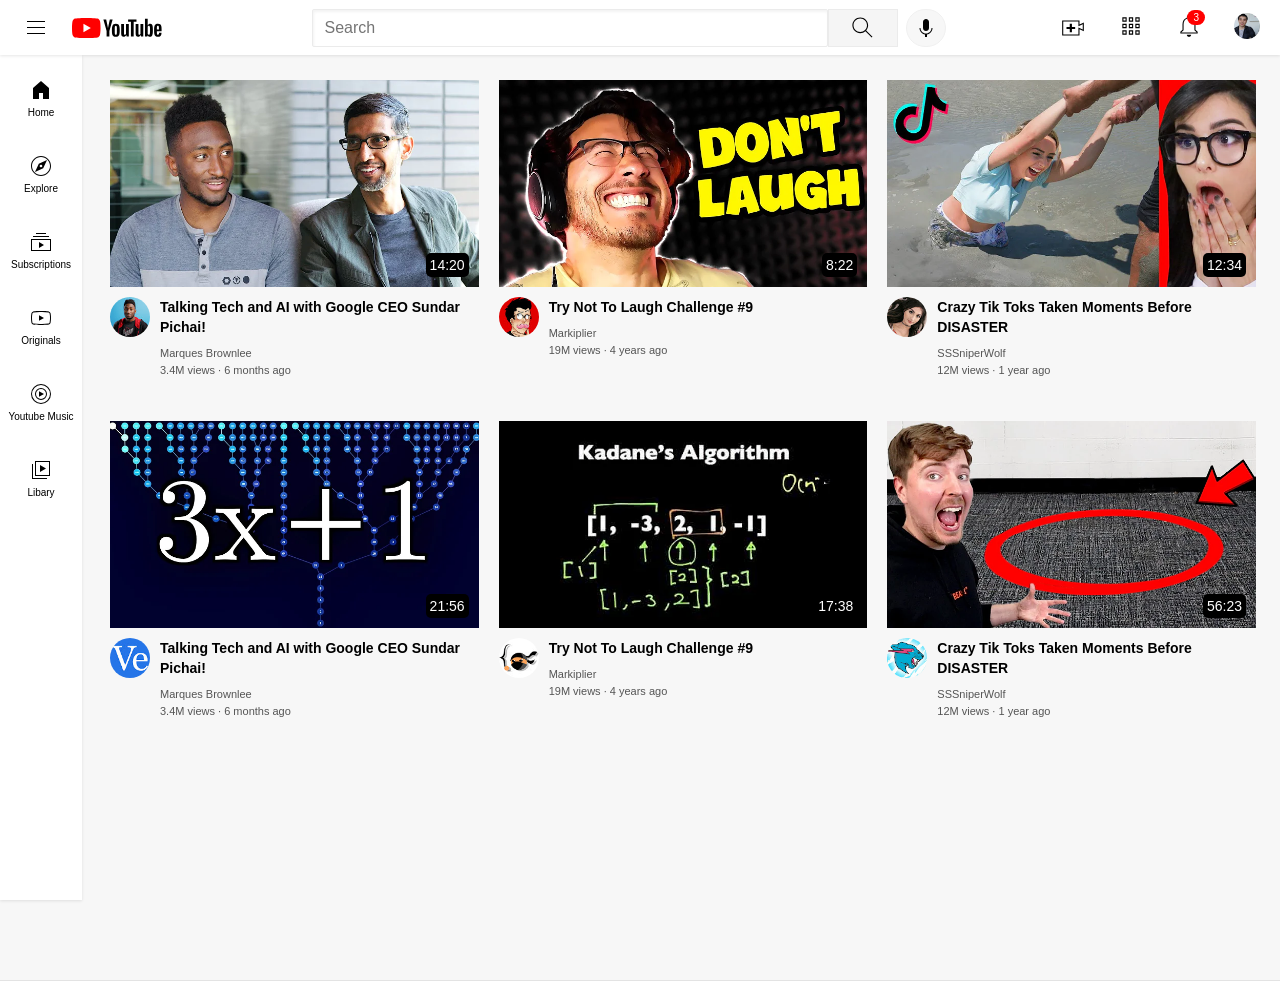
<file: index.html>
<!DOCTYPE html>
<html lang="en">
<head>
    <meta charset="UTF-8">
    <meta name="viewport" content="width=device-width, initial-scale=1.0">
    <title>YouTube</title>
    <link rel="stylesheet" href="style.css">
    <link rel="stylesheet" href="header.css">
    <link rel="stylesheet" href="sidebar.css">
</head>
<body>

    <div class="header">

        <div class="left-section">
            <img class="hamburger"  src="icons/hamburger-menu.svg" alt="">
            <img class="logo" src="icons/youtube-logo.svg" alt="">
        </div>

        <div class="middle-section">
            <input class="search" type="text" placeholder="Search">
            <button class="search-button">
                <img class="search-button-icon" src="icons/search.svg">
                <div class="tooltip">Search</div>
            </button>
            <button class="voice-button">
                <img class="voice-icon" src="icons/voice-search-icon.svg">
                <div class="tooltip">Microphone</div>
            </button>

        </div>
        <div class="right-section">
            <div class="icon-container" >
                <img class="camera" src="icons/upload.svg" alt="">
                <div class="tooltip">Create</div>
            </div>
            <div>
                <img class="apps" src="icons/youtube-apps.svg" alt="">
            </div>
            <div class="holder" >
                <img class="notifications" src="icons/notifications.svg" alt="">
                <div class="number-of" >
                    3
                </div>
            </div>
            <div>
                <img class="account" src="thumbnails/my-channel.jpeg" alt="">
            </div>
        </div>

    </div>

    <div class="sidebar">
        <div class="sidebar-link">
            <img src="icons2/home.svg" alt="">
            <div>Home</div>
        </div>
        <div class="sidebar-link">
            <img src="icons2/explore.svg" alt="">
            <div>Explore</div>
        </div>
        <div class="sidebar-link">
            <img src="icons2/subscriptions.svg" alt="">
            <div>Subscriptions</div>
        </div>
        <div class="sidebar-link">
            <img src="icons2/originals.svg" alt="">
            <div>Originals</div>
        </div>
        <div class="sidebar-link">
            <img src="icons2/youtube-music.svg" alt="">
            <div>Youtube Music</div>
        </div>
        <div class="sidebar-link">
            <img src="icons2/library.svg" alt="">
            <div>Libary</div>
        </div>
    </div>

    <div class="video-grid">

    <div class="video">

      <div class="thumbnail-row" >
         <img class="thumbnail" src="thumbnails/thumbnail-1.webp" alt="">
         <div class="time">
            14:20
        </div>
      </div>

      <div class="video-info">
          <div class="picture">
              <img class="channel" src="thumbnails/channel-1.jpeg" alt="">
          </div>
          <div class="info">
             <p class="title">Talking Tech and AI with Google CEO Sundar Pichai!</p>
             <p class="creator">Marques Brownlee</p>
             <p class="stats">3.4M views · 6 months ago</p>
          </div>
      </div>
    </div>

    <div class="video">

        <div class="thumbnail-row" >
         <img class="thumbnail" src="thumbnails/thumbnail-2.webp" alt="">
         <div class="time">
            8:22
        </div>
      </div>

      <div class="video-info">
          <div class="picture">
              <img class="channel" src="thumbnails/channel-2.jpeg" alt="">
          </div>
          <div class="info">
          <p class="title">Try Not To Laugh Challenge #9</p>
          <p class="creator">Markiplier</p>
          <p class="stats">19M views · 4 years ago</p>
          </div>
      </div>
    </div>

    <div class="video">

         <div class="thumbnail-row" >
         <img class="thumbnail" src="thumbnails/thumbnail-3.webp" alt="">
         <div class="time">
            12:34
        </div>
      </div>

    <div class="video-info">
        <div class="picture">
            <img class="channel" src="thumbnails/channel-3.jpeg" alt="">
        </div>
        <div class="info">
        <p class="title">Crazy Tik Toks Taken Moments Before DISASTER</p>
        <p class="creator">SSSniperWolf</p>
        <p class="stats">12M views · 1 year ago</p>
        </div>
    </div>
    </div>

       <div class="video">

         <div class="thumbnail-row" >
         <img class="thumbnail" src="thumbnails/thumbnail-4.webp" alt="">
         <div class="time">
            21:56
        </div>
      </div>

      <div class="video-info">
          <div class="picture">
              <img class="channel" src="thumbnails/channel-4.jpeg" alt="">
          </div>
          <div class="info">
             <p class="title">Talking Tech and AI with Google CEO Sundar Pichai!</p>
             <p class="creator">Marques Brownlee</p>
             <p class="stats">3.4M views · 6 months ago</p>
          </div>
      </div>
    </div>

    <div class="video">

       <div class="thumbnail-row" >
         <img class="thumbnail" src="thumbnails/thumbnail-5.webp" alt="">
         <div class="time">
            17:38
        </div>
      </div>

      <div class="video-info">
          <div class="picture">
              <img class="channel" src="thumbnails/channel-5.jpeg" alt="">
          </div>
          <div class="info">
          <p class="title">Try Not To Laugh Challenge #9</p>
          <p class="creator">Markiplier</p>
          <p class="stats">19M views · 4 years ago</p>
          </div>
      </div>
    </div>

    <div class="video">

    <div class="thumbnail-row" >
         <img class="thumbnail" src="thumbnails/thumbnail-6.webp" alt="">
         <div class="time">
            56:23
        </div>
      </div>

    <div class="video-info">
        <div class="picture">
            <img class="channel" src="thumbnails/channel-6.jpeg" alt="">
        </div>
        <div class="info">
        <p class="title">Crazy Tik Toks Taken Moments Before DISASTER</p>
        <p class="creator">SSSniperWolf</p>
        <p class="stats">12M views · 1 year ago</p>
        </div>
    </div>
    </div>

    </div>

</body>
</html>

<!-- -->
</file>
<file: style.css>
body {
    margin: 0;
    background-color: rgb(247, 247, 247);
    padding-top: 80px;
    min-height: 100vh;
    border-bottom-width: 1px;
    border-bottom-style: solid;
    border-bottom-color: rgb(227, 227, 227);
    padding-left: 110px;
    padding-right: 24px;
}

.video-grid {
    display: grid;
    grid-template-columns: 1fr 1fr 1fr;
    grid-gap: 20px;
    row-gap: 40px;
}

@media (max-width: 850px) {

    .video-grid {
    grid-template-columns: 1fr 1fr;
}

}

.video-info {
    display: grid;
    grid-template-columns: 50px 1fr;
}

.thumbnail {
    width: 100%;
    object-fit: contain;
    margin-bottom: 6px;
}

.thumbnail-row {
    position: relative;
}

.time {
    position: absolute;
    background-color: black;
    color: white;
    bottom: 20px;
    right: 10px;
    font-family: sans-serif;
    font-size: 14px;
    padding: 4px;
    border-radius: 5px;
}

.title {
    margin-bottom: 10px;
    font-size: 14px;
    font-weight: 550;
    line-height: 20px;
}

.creator, .stats {
    font-size: 15px;
    color: #555;
    font-size: 11px;
    margin-bottom: 5px;
}

.picture {
    vertical-align: top;
}

.info {
    font-family: sans-serif;
}

.channel {
    width: 40px;
    border-radius: 50px;
}

p {
    margin: 0px;
}

/*  */
</file>
<file: header.css>
.header {
    box-shadow: 0 1px 3px rgba(0,0,0,0.1);
    display: flex;
    flex-direction: row;
    justify-content: space-between;
    background-color: white;
    height: 55px;
    position: fixed;
    top: 0;
    left: 0;
    right: 0;
    z-index: 1000;
}

.middle-section {
    display: flex;
    justify-content: center;
    flex: 1;
    margin-left: 70px;
    margin-right: 35px;
    align-items: center;
}

.search {
    height: 34px;
    display: flex;
    align-items: center;
    flex: 1;
    padding-left: 12px;
    font-size: 16px;
    border-width: 1px;
    border-style: solid;
    border-color: rgb(235, 235, 235);
    border-radius: 2px;
    box-shadow: inset 1px 2px 3px rgba(0,0,0,0.05);
    width: 0;
    max-width: 500px;
}

.left-section {
    align-items: center;
    display: flex;
}

.right-section {
    width: 200px;
    align-items: center;
    display: flex;
    justify-content: space-between;
    margin-right: 20px;
    flex-shrink: 0;
}

.hamburger {
    height: 24px;
    margin-left: 24px;
    margin-right: 24px;
}

.logo {
    height: 20px;
}

.search-button {
    height: 38px;
    width: 70px;
    background-color: rgb(245, 245, 245);
    border: 1px solid rgb(235, 235, 235);
    margin-right: 8px;
    position: relative;
    display: flex;
    align-items: center;
    justify-content: center;
}

.icon-container {
    position: relative;
    display: flex;
    align-items: center;
    justify-content: center;
}

.search-button .tooltip, .icon-container .tooltip {
    position: absolute;
    background-color: rgb(176, 176, 176);
    color: white;
    padding: 4px 8px 4px 8px;
    border-radius: 2px;
    font-size: 12px;
    bottom: -30px;
    opacity: 0;
    transition: opacity 0.15s;
    pointer-events: none;
    font-family: sans-serif;

}

.search-button:hover .tooltip, .icon-container:hover .tooltip {
    opacity: 1;
}

.voice-button {
    height: 38px;
    width: 40px;
    background-color: rgb(247, 247, 247);
    border-width: 1px;
    border-style: solid;
    border-color: rgb(240, 240, 240);
    border-radius: 20px;
    position: relative;
    display: flex;
    justify-content: center;
    align-items: center;
}

.voice-button .tooltip {
    position: absolute;
    background-color: rgb(176, 176, 176);
    color: white;
    padding: 4px 8px 4px 8px;
    border-radius: 2px;
    font-size: 12px;
    bottom: -30px;
    opacity: 0;
    transition: opacity 0.15s;
    pointer-events: none;
    font-family: sans-serif

}

.voice-button:hover .tooltip {
    opacity: 1;
}


.search-button-icon {
    height: 27px;
}

.voice-icon {
    height: 24px;
}

.camera {
    height: 26px;
}

.apps {
    height: 26px;
}

.notifications {
    height: 26px;
}

.account {
    height: 26px;
}

.holder {
    position: relative;
}

.number-of {
    position: absolute;
    top: -3px;
    right: -3px;
    background-color: red;
    color: white;
    font-family: sans-serif;
    font-size: 10px;
    border-radius: 15px;
    padding: 2px 6px;
}
</file>
<file: sidebar.css>
.sidebar {
    width: 72px;
    background-color: white;
    position: fixed;
    top: 55px;
    left: 0;
    bottom: 0;
    box-shadow: 0 1px 3px rgba(0,0,0,0.1);
    padding: 5px;
    z-index: 200;
}

.sidebar-link {
    height: 76px;
    display: flex;
    flex-direction: column;
    justify-content: center;
    align-items: center;
}

.sidebar-link:hover {
    background-color: rgb(212, 212, 212);
    cursor: pointer;
}

.sidebar-link img {
    height: 24px;
    margin-bottom: 5px;
}

.sidebar-link div {
    font-family: sans-serif;
    font-size: 10px
}
</file>
